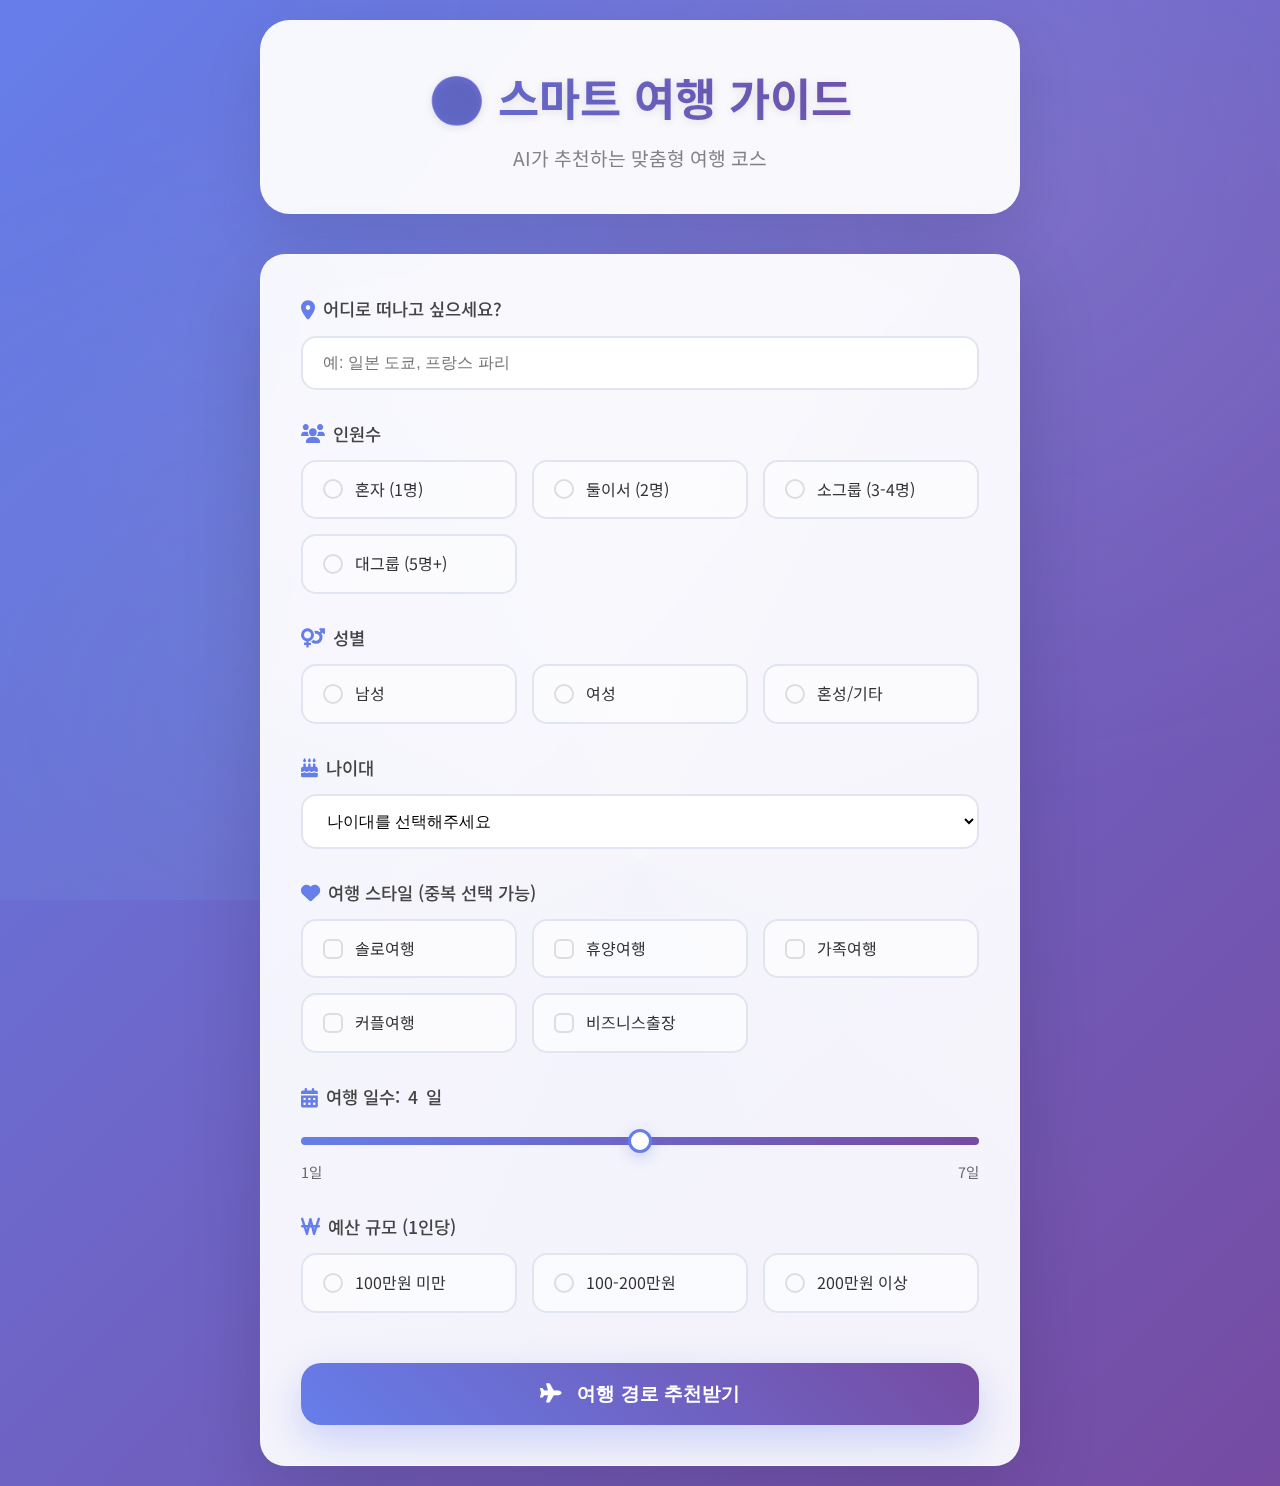
<file: index.html>
<!DOCTYPE html>
<html lang="ko">
<head>
    <meta charset="UTF-8">
    <meta name="viewport" content="width=device-width, initial-scale=1.0">
    <title>🌍 스마트 여행 가이드</title>
    <link rel="stylesheet" href="styles.css">
    <link href="https://fonts.googleapis.com/css2?family=Noto+Sans+KR:wght@300;400;500;700&display=swap" rel="stylesheet">
    <link rel="stylesheet" href="https://cdnjs.cloudflare.com/ajax/libs/font-awesome/6.0.0/css/all.min.css">
</head>
<body>
    <div class="container">
        <header class="header">
            <h1 class="title">🌍 스마트 여행 가이드</h1>
            <p class="subtitle">AI가 추천하는 맞춤형 여행 코스</p>
        </header>

        <main class="main-content">
            <form id="travelForm" class="travel-form">
                <!-- 여행지 입력 -->
                <div class="form-group">
                    <label for="destination" class="form-label">
                        <i class="fas fa-map-marker-alt"></i>
                        어디로 떠나고 싶으세요?
                    </label>
                    <input 
                        type="text" 
                        id="destination" 
                        name="destination" 
                        class="form-input" 
                        placeholder="예: 일본 도쿄, 프랑스 파리"
                        required
                    >
                </div>

                <!-- 인원수 선택 -->
                <div class="form-group">
                    <label class="form-label">
                        <i class="fas fa-users"></i>
                        인원수
                    </label>
                    <div class="radio-group">
                        <label class="radio-item">
                            <input type="radio" name="people" value="1" required>
                            <span class="radio-custom"></span>
                            혼자 (1명)
                        </label>
                        <label class="radio-item">
                            <input type="radio" name="people" value="2" required>
                            <span class="radio-custom"></span>
                            둘이서 (2명)
                        </label>
                        <label class="radio-item">
                            <input type="radio" name="people" value="3-4" required>
                            <span class="radio-custom"></span>
                            소그룹 (3-4명)
                        </label>
                        <label class="radio-item">
                            <input type="radio" name="people" value="5+" required>
                            <span class="radio-custom"></span>
                            대그룹 (5명+)
                        </label>
                    </div>
                </div>

                <!-- 성별 선택 -->
                <div class="form-group">
                    <label class="form-label">
                        <i class="fas fa-venus-mars"></i>
                        성별
                    </label>
                    <div class="radio-group">
                        <label class="radio-item">
                            <input type="radio" name="gender" value="남성" required>
                            <span class="radio-custom"></span>
                            남성
                        </label>
                        <label class="radio-item">
                            <input type="radio" name="gender" value="여성" required>
                            <span class="radio-custom"></span>
                            여성
                        </label>
                        <label class="radio-item">
                            <input type="radio" name="gender" value="혼성" required>
                            <span class="radio-custom"></span>
                            혼성/기타
                        </label>
                    </div>
                </div>

                <!-- 나이대 선택 -->
                <div class="form-group">
                    <label for="age" class="form-label">
                        <i class="fas fa-birthday-cake"></i>
                        나이대
                    </label>
                    <select id="age" name="age" class="form-select" required>
                        <option value="">나이대를 선택해주세요</option>
                        <option value="10대">10대</option>
                        <option value="20대">20대</option>
                        <option value="30대">30대</option>
                        <option value="40대">40대</option>
                        <option value="50대">50대</option>
                        <option value="60대 이상">60대 이상</option>
                    </select>
                </div>

                <!-- 여행 스타일 -->
                <div class="form-group">
                    <label class="form-label">
                        <i class="fas fa-heart"></i>
                        여행 스타일 (중복 선택 가능)
                    </label>
                    <div class="checkbox-group">
                        <label class="checkbox-item">
                            <input type="checkbox" name="style" value="솔로여행">
                            <span class="checkbox-custom"></span>
                            솔로여행
                        </label>
                        <label class="checkbox-item">
                            <input type="checkbox" name="style" value="휴양여행">
                            <span class="checkbox-custom"></span>
                            휴양여행
                        </label>
                        <label class="checkbox-item">
                            <input type="checkbox" name="style" value="가족여행">
                            <span class="checkbox-custom"></span>
                            가족여행
                        </label>
                        <label class="checkbox-item">
                            <input type="checkbox" name="style" value="커플여행">
                            <span class="checkbox-custom"></span>
                            커플여행
                        </label>
                        <label class="checkbox-item">
                            <input type="checkbox" name="style" value="비즈니스출장">
                            <span class="checkbox-custom"></span>
                            비즈니스출장
                        </label>
                    </div>
                </div>

                <!-- 여행 일수 -->
                <div class="form-group">
                    <label class="form-label">
                        <i class="fas fa-calendar-alt"></i>
                        여행 일수: <span id="daysValue">4</span>일
                    </label>
                    <div class="slider-container">
                        <input 
                            type="range" 
                            id="days" 
                            name="days" 
                            min="1" 
                            max="7" 
                            value="4" 
                            class="form-slider"
                        >
                        <div class="slider-labels">
                            <span>1일</span>
                            <span>7일</span>
                        </div>
                    </div>
                </div>

                <!-- 예산 규모 -->
                <div class="form-group">
                    <label class="form-label">
                        <i class="fas fa-won-sign"></i>
                        예산 규모 (1인당)
                    </label>
                    <div class="radio-group">
                        <label class="radio-item">
                            <input type="radio" name="budget" value="100만원 미만" required>
                            <span class="radio-custom"></span>
                            100만원 미만
                        </label>
                        <label class="radio-item">
                            <input type="radio" name="budget" value="100-200만원" required>
                            <span class="radio-custom"></span>
                            100-200만원
                        </label>
                        <label class="radio-item">
                            <input type="radio" name="budget" value="200만원 이상" required>
                            <span class="radio-custom"></span>
                            200만원 이상
                        </label>
                    </div>
                </div>

                <!-- 제출 버튼 -->
                <button type="submit" class="submit-btn">
                    <i class="fas fa-plane"></i>
                    여행 경로 추천받기
                </button>
            </form>

            <!-- 결과 출력 영역 -->
            <div id="result" class="result-section" style="display: none;">
                <div id="loading" class="loading">
                    <div class="spinner"></div>
                    <p>AI가 맞춤형 여행 코스를 생성하고 있습니다...</p>
                </div>
                <div id="recommendation" class="recommendation" style="display: none;">
                    <!-- AI 추천 결과가 여기에 표시됩니다 -->
                </div>
            </div>
        </main>
    </div>

    <script src="script.js"></script>
</body>
</html>
</file>
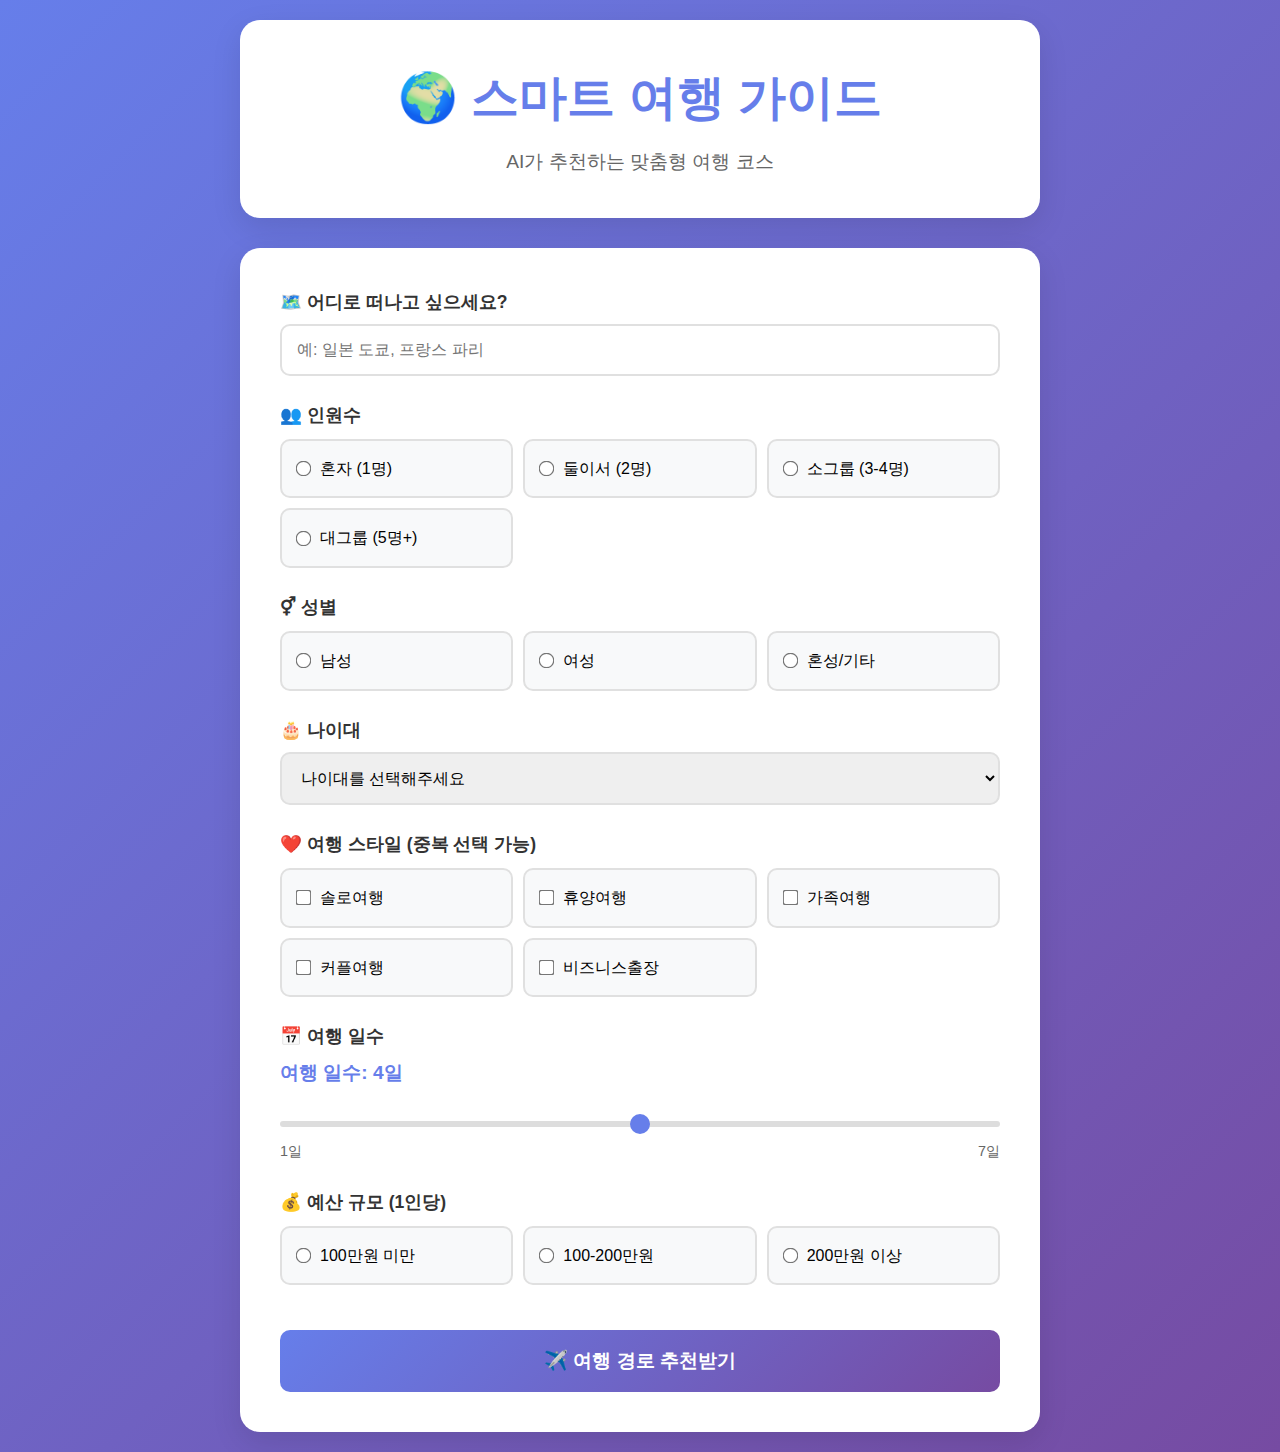
<file: simple_travel_guide.html>
<!DOCTYPE html>
<html lang="ko">
<head>
    <meta charset="UTF-8">
    <meta name="viewport" content="width=device-width, initial-scale=1.0">
    <title>🌍 스마트 여행 가이드</title>
    
    <style>
        * {
            margin: 0;
            padding: 0;
            box-sizing: border-box;
        }

        body {
            font-family: -apple-system, BlinkMacSystemFont, 'Segoe UI', Roboto, sans-serif;
            background: linear-gradient(135deg, #667eea 0%, #764ba2 100%);
            min-height: 100vh;
            padding: 20px;
            line-height: 1.6;
        }

        .container {
            max-width: 800px;
            margin: 0 auto;
        }

        .header {
            text-align: center;
            background: white;
            padding: 40px 20px;
            border-radius: 20px;
            margin-bottom: 30px;
            box-shadow: 0 10px 30px rgba(0,0,0,0.1);
        }

        .title {
            font-size: 3rem;
            color: #667eea;
            margin-bottom: 10px;
            font-weight: bold;
        }

        .subtitle {
            font-size: 1.2rem;
            color: #666;
        }

        .main-content {
            background: white;
            padding: 40px;
            border-radius: 20px;
            box-shadow: 0 10px 30px rgba(0,0,0,0.1);
        }

        .form-group {
            margin-bottom: 25px;
        }

        .form-label {
            display: block;
            font-size: 1.1rem;
            font-weight: 600;
            color: #333;
            margin-bottom: 8px;
        }

        .form-input, .form-select {
            width: 100%;
            padding: 15px;
            border: 2px solid #e0e0e0;
            border-radius: 10px;
            font-size: 1rem;
            transition: border-color 0.3s;
        }

        .form-input:focus, .form-select:focus {
            outline: none;
            border-color: #667eea;
        }

        .radio-group, .checkbox-group {
            display: grid;
            grid-template-columns: repeat(auto-fit, minmax(180px, 1fr));
            gap: 10px;
            margin-top: 10px;
        }

        .radio-item, .checkbox-item {
            background: #f8f9fa;
            padding: 15px;
            border-radius: 10px;
            border: 2px solid #e0e0e0;
            cursor: pointer;
            transition: all 0.3s;
            display: flex;
            align-items: center;
        }

        .radio-item:hover, .checkbox-item:hover {
            border-color: #667eea;
            background: #f0f2ff;
        }

        .radio-item input, .checkbox-item input {
            margin-right: 10px;
            transform: scale(1.2);
        }

        .slider-container {
            margin: 20px 0;
        }

        .form-slider {
            width: 100%;
            height: 6px;
            background: #ddd;
            border-radius: 5px;
            outline: none;
            -webkit-appearance: none;
        }

        .form-slider::-webkit-slider-thumb {
            -webkit-appearance: none;
            width: 20px;
            height: 20px;
            background: #667eea;
            border-radius: 50%;
            cursor: pointer;
        }

        .slider-labels {
            display: flex;
            justify-content: space-between;
            margin-top: 5px;
            font-size: 0.9rem;
            color: #666;
        }

        .days-display {
            font-size: 1.2rem;
            font-weight: bold;
            color: #667eea;
            margin-bottom: 10px;
        }

        .submit-btn {
            width: 100%;
            background: linear-gradient(135deg, #667eea, #764ba2);
            color: white;
            border: none;
            padding: 18px;
            border-radius: 10px;
            font-size: 1.2rem;
            font-weight: bold;
            cursor: pointer;
            margin-top: 20px;
            transition: transform 0.3s;
        }

        .submit-btn:hover {
            transform: translateY(-2px);
        }

        .result-section {
            margin-top: 30px;
            background: white;
            padding: 30px;
            border-radius: 20px;
            box-shadow: 0 10px 30px rgba(0,0,0,0.1);
            display: none;
        }

        .loading {
            text-align: center;
            padding: 40px;
        }

        .spinner {
            width: 50px;
            height: 50px;
            border: 4px solid #f3f3f3;
            border-top: 4px solid #667eea;
            border-radius: 50%;
            animation: spin 1s linear infinite;
            margin: 0 auto 20px;
        }

        @keyframes spin {
            0% { transform: rotate(0deg); }
            100% { transform: rotate(360deg); }
        }

        .recommendation-header {
            background: linear-gradient(135deg, #667eea, #764ba2);
            color: white;
            padding: 20px;
            border-radius: 15px;
            text-align: center;
            margin-bottom: 30px;
        }

        .recommendation-header h2 {
            margin-bottom: 15px;
            font-size: 1.5rem;
        }

        .trip-info {
            display: flex;
            justify-content: center;
            flex-wrap: wrap;
            gap: 10px;
        }

        .info-tag {
            background: rgba(255,255,255,0.2);
            padding: 5px 12px;
            border-radius: 15px;
            font-size: 0.9rem;
        }

        .day-plan {
            background: #f8f9fa;
            padding: 20px;
            border-radius: 15px;
            margin: 20px 0;
            border-left: 4px solid #667eea;
        }

        .day-plan h3 {
            color: #667eea;
            margin-bottom: 15px;
            font-size: 1.3rem;
        }

        .time-slot {
            display: flex;
            margin: 15px 0;
            gap: 15px;
        }

        .time {
            background: #667eea;
            color: white;
            padding: 8px 12px;
            border-radius: 8px;
            font-weight: bold;
            min-width: 70px;
            text-align: center;
            font-size: 0.9rem;
        }

        .activity {
            flex: 1;
        }

        .activity strong {
            color: #333;
            display: block;
            margin-bottom: 5px;
        }

        .activity p {
            color: #666;
            margin: 0;
        }

        .travel-tips {
            background: linear-gradient(135deg, #f6f9fc, #e9f4ff);
            padding: 20px;
            border-radius: 15px;
            margin-top: 30px;
            border: 1px solid #e0e6ff;
        }

        .travel-tips h3 {
            color: #667eea;
            margin-bottom: 15px;
        }

        .tips-list {
            list-style: none;
        }

        .tips-list li {
            padding: 8px 0;
            border-bottom: 1px solid rgba(102,126,234,0.1);
            position: relative;
            padding-left: 20px;
        }

        .tips-list li:before {
            content: "💡";
            position: absolute;
            left: 0;
        }

        .tips-list li:last-child {
            border-bottom: none;
        }

        @media (max-width: 768px) {
            .radio-group, .checkbox-group {
                grid-template-columns: 1fr;
            }
            
            .title {
                font-size: 2rem;
            }
            
            .main-content {
                padding: 20px;
            }
            
            .time-slot {
                flex-direction: column;
                gap: 8px;
            }
            
            .time {
                align-self: flex-start;
            }
        }
    </style>
</head>
<body>
    <div class="container">
        <header class="header">
            <h1 class="title">🌍 스마트 여행 가이드</h1>
            <p class="subtitle">AI가 추천하는 맞춤형 여행 코스</p>
        </header>

        <main class="main-content">
            <form id="travelForm">
                <div class="form-group">
                    <label class="form-label">🗺️ 어디로 떠나고 싶으세요?</label>
                    <input type="text" id="destination" name="destination" class="form-input" 
                           placeholder="예: 일본 도쿄, 프랑스 파리" required>
                </div>

                <div class="form-group">
                    <label class="form-label">👥 인원수</label>
                    <div class="radio-group">
                        <label class="radio-item">
                            <input type="radio" name="people" value="1" required>
                            혼자 (1명)
                        </label>
                        <label class="radio-item">
                            <input type="radio" name="people" value="2" required>
                            둘이서 (2명)
                        </label>
                        <label class="radio-item">
                            <input type="radio" name="people" value="3-4" required>
                            소그룹 (3-4명)
                        </label>
                        <label class="radio-item">
                            <input type="radio" name="people" value="5+" required>
                            대그룹 (5명+)
                        </label>
                    </div>
                </div>

                <div class="form-group">
                    <label class="form-label">⚥ 성별</label>
                    <div class="radio-group">
                        <label class="radio-item">
                            <input type="radio" name="gender" value="남성" required>
                            남성
                        </label>
                        <label class="radio-item">
                            <input type="radio" name="gender" value="여성" required>
                            여성
                        </label>
                        <label class="radio-item">
                            <input type="radio" name="gender" value="혼성" required>
                            혼성/기타
                        </label>
                    </div>
                </div>

                <div class="form-group">
                    <label class="form-label">🎂 나이대</label>
                    <select id="age" name="age" class="form-select" required>
                        <option value="">나이대를 선택해주세요</option>
                        <option value="10대">10대</option>
                        <option value="20대">20대</option>
                        <option value="30대">30대</option>
                        <option value="40대">40대</option>
                        <option value="50대">50대</option>
                        <option value="60대 이상">60대 이상</option>
                    </select>
                </div>

                <div class="form-group">
                    <label class="form-label">❤️ 여행 스타일 (중복 선택 가능)</label>
                    <div class="checkbox-group">
                        <label class="checkbox-item">
                            <input type="checkbox" name="style" value="솔로여행">
                            솔로여행
                        </label>
                        <label class="checkbox-item">
                            <input type="checkbox" name="style" value="휴양여행">
                            휴양여행
                        </label>
                        <label class="checkbox-item">
                            <input type="checkbox" name="style" value="가족여행">
                            가족여행
                        </label>
                        <label class="checkbox-item">
                            <input type="checkbox" name="style" value="커플여행">
                            커플여행
                        </label>
                        <label class="checkbox-item">
                            <input type="checkbox" name="style" value="비즈니스출장">
                            비즈니스출장
                        </label>
                    </div>
                </div>

                <div class="form-group">
                    <label class="form-label">📅 여행 일수</label>
                    <div class="days-display">여행 일수: <span id="daysValue">4</span>일</div>
                    <div class="slider-container">
                        <input type="range" id="days" name="days" min="1" max="7" value="4" class="form-slider">
                        <div class="slider-labels">
                            <span>1일</span>
                            <span>7일</span>
                        </div>
                    </div>
                </div>

                <div class="form-group">
                    <label class="form-label">💰 예산 규모 (1인당)</label>
                    <div class="radio-group">
                        <label class="radio-item">
                            <input type="radio" name="budget" value="100만원 미만" required>
                            100만원 미만
                        </label>
                        <label class="radio-item">
                            <input type="radio" name="budget" value="100-200만원" required>
                            100-200만원
                        </label>
                        <label class="radio-item">
                            <input type="radio" name="budget" value="200만원 이상" required>
                            200만원 이상
                        </label>
                    </div>
                </div>

                <button type="submit" class="submit-btn">
                    ✈️ 여행 경로 추천받기
                </button>
            </form>

            <div id="result" class="result-section">
                <div id="loading" class="loading">
                    <div class="spinner"></div>
                    <p>AI가 맞춤형 여행 코스를 생성하고 있습니다...</p>
                </div>
                <div id="recommendation" class="recommendation" style="display: none;">
                </div>
            </div>
        </main>
    </div>

    <script>
        const form = document.getElementById('travelForm');
        const resultSection = document.getElementById('result');
        const loadingDiv = document.getElementById('loading');
        const recommendationDiv = document.getElementById('recommendation');
        const daysSlider = document.getElementById('days');
        const daysValue = document.getElementById('daysValue');

        daysSlider.addEventListener('input', function() {
            daysValue.textContent = this.value;
        });

        form.addEventListener('submit', async function(e) {
            e.preventDefault();
            
            const formData = collectFormData();
            
            resultSection.style.display = 'block';
            loadingDiv.style.display = 'block';
            recommendationDiv.style.display = 'none';
            
            resultSection.scrollIntoView({ behavior: 'smooth' });
            
            try {
                const recommendation = await generateTravelRecommendation(formData);
                displayRecommendation(recommendation);
            } catch (error) {
                console.error('Error generating recommendation:', error);
                displayError();
            }
        });

        function collectFormData() {
            const formData = new FormData(form);
            const data = {};
            
            data.destination = formData.get('destination');
            data.people = formData.get('people');
            data.gender = formData.get('gender');
            data.age = formData.get('age');
            data.days = formData.get('days');
            data.budget = formData.get('budget');
            data.styles = formData.getAll('style');
            
            return data;
        }

        async function generateTravelRecommendation(data) {
            await new Promise(resolve => setTimeout(resolve, 2000 + Math.random() * 2000));
            
            const stylesText = data.styles.length > 0 ? data.styles.join(', ') : '일반 관광';
            const recommendation = generateDetailedRecommendation(data, stylesText);
            
            return recommendation;
        }

        function generateDetailedRecommendation(data, stylesText) {
            const destinations = getDestinationInfo(data.destination);
            const days = parseInt(data.days);
            
            let recommendation = `
                <div class="recommendation-header">
                    <h2>🌟 ${data.destination} ${days}일 맞춤 여행 코스</h2>
                    <div class="trip-info">
                        <span class="info-tag">👥 ${data.people}명</span>
                        <span class="info-tag">🎯 ${stylesText}</span>
                        <span class="info-tag">💰 ${data.budget}</span>
                        <span class="info-tag">👤 ${data.age} ${data.gender}</span>
                    </div>
                </div>
            `;
            
            for (let day = 1; day <= days; day++) {
                const dayPlan = generateDayPlan(day, data.destination, data.styles, data.budget, days);
                recommendation += `
                    <div class="day-plan">
                        <h3>Day ${day}</h3>
                        <div class="day-content">
                            ${dayPlan}
                        </div>
                    </div>
                `;
            }
            
            recommendation += generateTravelTips(data);
            
            return recommendation;
        }

        function getDestinationInfo(destination) {
            const lowerDest = destination.toLowerCase();
            
            if (lowerDest.includes('일본') || lowerDest.includes('도쿄') || lowerDest.includes('오사카')) {
                return {
                    country: '일본',
                    attractions: ['센소지 절', '도쿄 스카이트리', '시부야 크로싱', '아키하바라', '우에노 공원'],
                    foods: ['스시', '라멘', '야키토리', '타코야키', '온센 요리'],
                    culture: '일본 전통문화 체험'
                };
            } else if (lowerDest.includes('프랑스') || lowerDest.includes('파리')) {
                return {
                    country: '프랑스',
                    attractions: ['에펠탑', '루브르 박물관', '샹젤리제 거리', '몽마르트 언덕', '베르사유 궁전'],
                    foods: ['크루아상', '마카롱', '프랑스 와인', '치즈', '에스카르고'],
                    culture: '프랑스 예술과 문화'
                };
            } else if (lowerDest.includes('한국') || lowerDest.includes('서울') || lowerDest.includes('부산')) {
                return {
                    country: '한국',
                    attractions: ['경복궁', '명동', '강남', '부산 해운대', '제주도'],
                    foods: ['한식', '김치', '불고기', '비빔밥', '치킨'],
                    culture: '한국 전통문화'
                };
            } else {
                return {
                    country: destination,
                    attractions: ['주요 관광지', '역사적 명소', '자연 경관', '문화 체험지', '쇼핑 지역'],
                    foods: ['현지 특색 요리', '전통 음식', '거리 음식', '현지 별미'],
                    culture: '현지 문화 체험'
                };
            }
        }

        function generateDayPlan(day, destination, styles, budget, totalDays) {
            const destInfo = getDestinationInfo(destination);
            const attractions = destInfo.attractions;
            const foods = destInfo.foods;
            
            const budgetLevel = budget.includes('200만원 이상') ? 'premium' : 
                               budget.includes('100-200만원') ? 'standard' : 'budget';
            
            let plan = '';
            
            if (day === 1) {
                plan = `
                    <div class="time-slot">
                        <div class="time">09:00</div>
                        <div class="activity">
                            <strong>공항 도착 및 호텔 체크인</strong>
                            <p>현지 교통카드 구매, 환전 및 기본 정보 확인</p>
                        </div>
                    </div>
                    <div class="time-slot">
                        <div class="time">12:00</div>
                        <div class="activity">
                            <strong>현지 전통 음식 체험</strong>
                            <p>${foods[0]}을 맛볼 수 있는 현지 맛집 방문</p>
                        </div>
                    </div>
                    <div class="time-slot">
                        <div class="time">14:00</div>
                        <div class="activity">
                            <strong>${attractions[0]} 방문</strong>
                            <p>첫날은 가벼운 관광지 둘러보기와 현지 분위기 적응</p>
                        </div>
                    </div>
                    <div class="time-slot">
                        <div class="time">18:00</div>
                        <div class="activity">
                            <strong>저녁 식사 및 현지 거리 탐방</strong>
                            <p>현지 음식 문화 체험과 쇼핑 지역 구경</p>
                        </div>
                    </div>
                `;
            } else if (day === totalDays) {
                plan = `
                    <div class="time-slot">
                        <div class="time">09:00</div>
                        <div class="activity">
                            <strong>마지막 쇼핑 및 기념품 구매</strong>
                            <p>여행 기념품과 현지 특산품 구매</p>
                        </div>
                    </div>
                    <div class="time-slot">
                        <div class="time">12:00</div>
                        <div class="activity">
                            <strong>마지막 현지 음식 체험</strong>
                            <p>${foods[Math.floor(Math.random() * foods.length)]} 마지막 맛보기</p>
                        </div>
                    </div>
                    <div class="time-slot">
                        <div class="time">15:00</div>
                        <div class="activity">
                            <strong>공항 이동 및 출국 준비</strong>
                            <p>체크아웃, 공항 이동, 면세점 쇼핑</p>
                        </div>
                    </div>
                `;
            } else {
                const attraction1 = attractions[day % attractions.length];
                const attraction2 = attractions[(day + 1) % attractions.length];
                const food = foods[day % foods.length];
                
                plan = `
                    <div class="time-slot">
                        <div class="time">09:00</div>
                        <div class="activity">
                            <strong>${attraction1} 관광</strong>
                            <p>현지 가이드 투어 또는 자유 관광 (${budgetLevel === 'premium' ? '프라이빗 가이드' : '자유 관광'})</p>
                        </div>
                    </div>
                    <div class="time-slot">
                        <div class="time">12:30</div>
                        <div class="activity">
                            <strong>점심식사</strong>
                            <p>${food} 전문점에서 현지 음식 체험</p>
                        </div>
                    </div>
                    <div class="time-slot">
                        <div class="time">14:30</div>
                        <div class="activity">
                            <strong>${attraction2} 탐방</strong>
                            <p>${styles.includes('휴양여행') ? '여유로운 휴식과 관광' : 
                                 styles.includes('커플여행') ? '로맨틱한 스팟 방문' :
                                 styles.includes('가족여행') ? '가족 친화적 활동' : '문화 체험 활동'}</p>
                        </div>
                    </div>
                    <div class="time-slot">
                        <div class="time">18:00</div>
                        <div class="activity">
                            <strong>저녁 활동</strong>
                            <p>${budgetLevel === 'premium' ? '고급 레스토랑에서 저녁식사' : 
                                 budgetLevel === 'standard' ? '현지 인기 맛집 방문' : '현지 길거리 음식 체험'}</p>
                        </div>
                    </div>
                `;
            }
            
            return plan;
        }

        function generateTravelTips(data) {
            const tips = [
                "현지 교통카드를 미리 구매하면 이동비를 절약할 수 있습니다",
                "현지 언어로 기본 인사말을 배워가면 더 친근한 여행이 됩니다",
                "여행자 보험은 필수! 안전한 여행을 위해 꼭 가입하세요",
                "현지 날씨를 확인하고 적절한 옷차림을 준비하세요",
                "중요한 서류들은 복사본을 따로 보관하세요"
            ];
            
            const budgetTips = {
                "100만원 미만": [
                    "호스텔이나 게스트하우스를 이용하면 숙박비를 절약할 수 있습니다",
                    "현지 대중교통과 도보를 활용해 이동비를 줄이세요",
                    "현지 마트에서 간단한 식료품을 구매해 식비를 절약하세요"
                ],
                "100-200만원": [
                    "중급 호텔과 현지 맛집을 적절히 조합하세요",
                    "일부 관광지는 패키지 투어를, 일부는 자유 관광을 선택하세요",
                    "기념품은 현지 전통시장에서 구매하면 더 저렴합니다"
                ],
                "200만원 이상": [
                    "고급 호텔과 미슐린 레스토랑을 경험해보세요",
                    "프라이빗 가이드 투어로 더 깊이 있는 여행을 즐기세요",
                    "현지 럭셔리 쇼핑몰에서 특별한 기념품을 구매해보세요"
                ]
            };
            
            let tipsHtml = `
                <div class="travel-tips">
                    <h3>💡 여행 꿀팁</h3>
                    <ul class="tips-list">
            `;
            
            for (let i = 0; i < 3; i++) {
                tipsHtml += `<li>${tips[Math.floor(Math.random() * tips.length)]}</li>`;
            }
            
            const budgetSpecificTips = budgetTips[data.budget] || budgetTips["100-200만원"];
            budgetSpecificTips.forEach(tip => {
                tipsHtml += `<li>${tip}</li>`;
            });
            
            tipsHtml += `
                    </ul>
                </div>
            `;
            
            return tipsHtml;
        }

        function displayRecommendation(recommendation) {
            loadingDiv.style.display = 'none';
            recommendationDiv.style.display = 'block';
            recommendationDiv.innerHTML = recommendation;
            
            recommendationDiv.style.opacity = '0';
            recommendationDiv.style.transform = 'translateY(20px)';
            
            setTimeout(() => {
                recommendationDiv.style.transition = 'all 0.6s ease';
                recommendationDiv.style.opacity = '1';
                recommendationDiv.style.transform = 'translateY(0)';
            }, 100);
        }

        function displayError() {
            loadingDiv.style.display = 'none';
            recommendationDiv.style.display = 'block';
            recommendationDiv.innerHTML = `
                <div style="text-align: center; padding: 40px 20px;">
                    <h3 style="color: #e74c3c; margin-bottom: 15px;">❌ 오류가 발생했습니다</h3>
                    <p>여행 추천을 생성하는 중 문제가 발생했습니다. 잠시 후 다시 시도해주세요.</p>
                    <button onclick="location.reload()" style="background: #667eea; color: white; border: none; padding: 12px 24px; border-radius: 10px; cursor: pointer; margin-top: 15px;">다시 시도</button>
                </div>
            `;
        }
    </script>
</body>
</html>
</file>
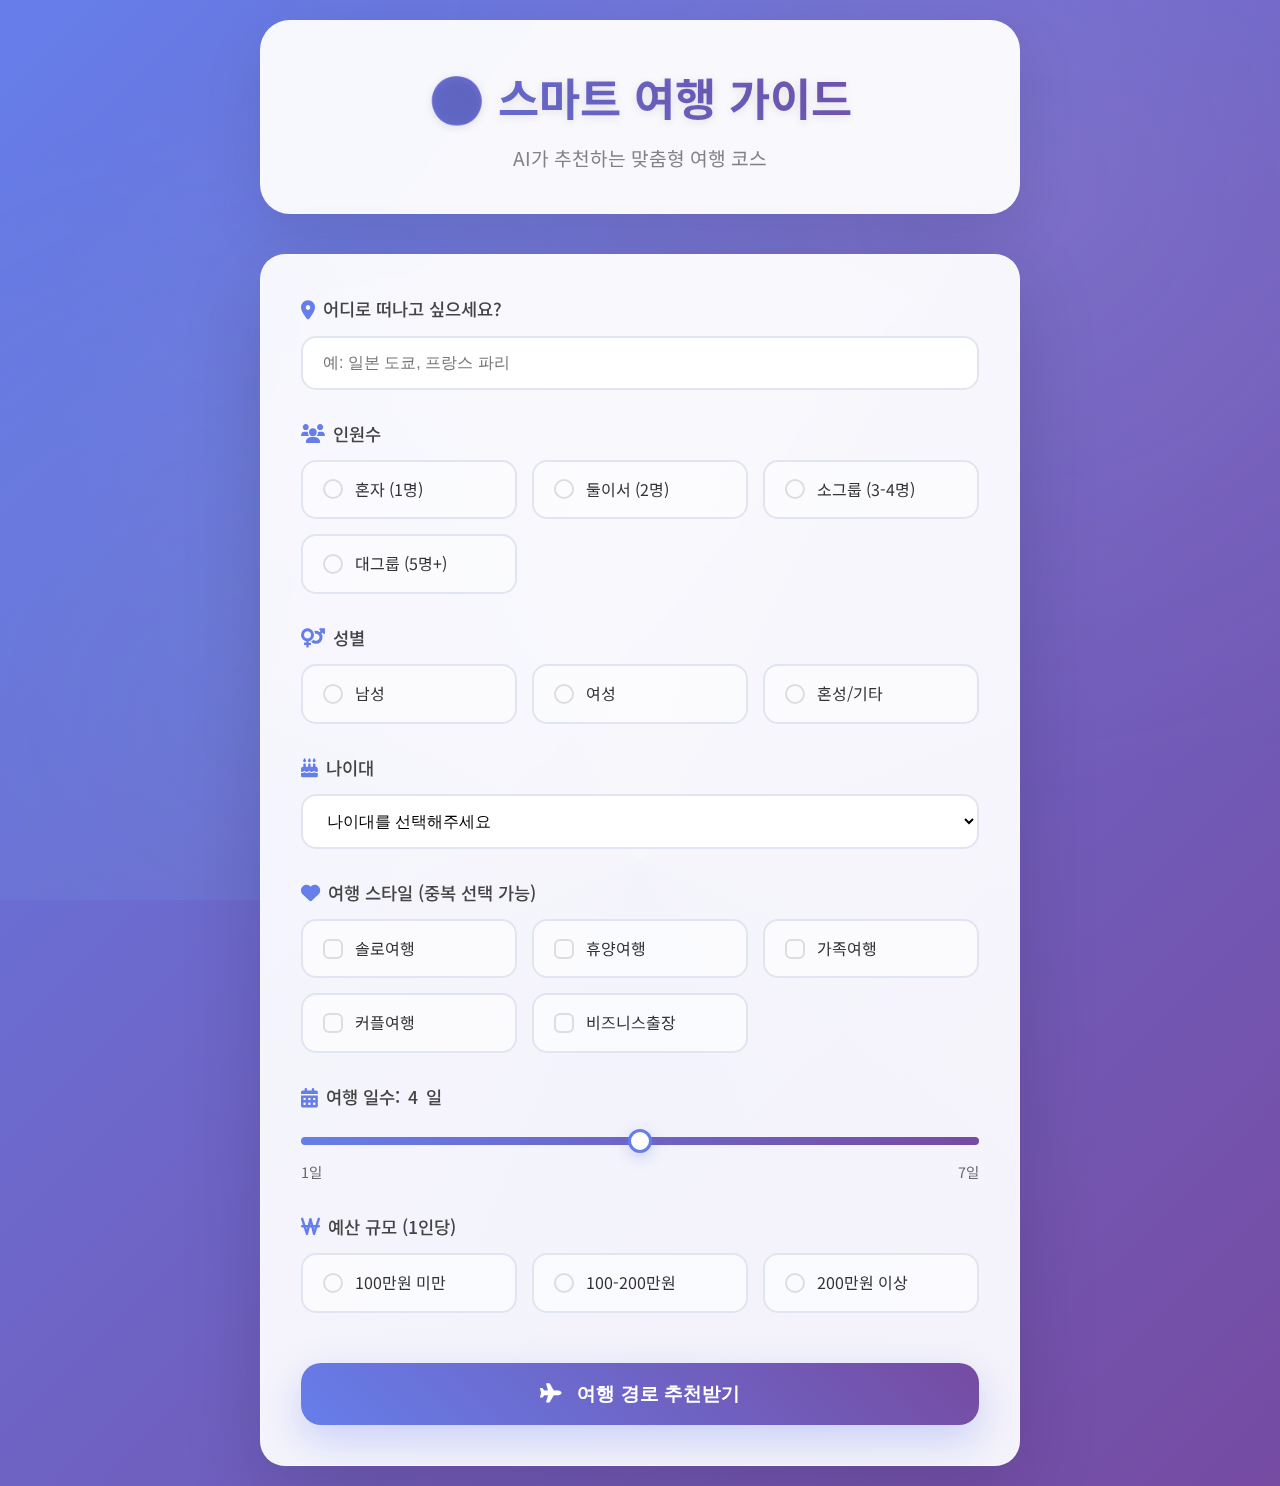
<file: travel_guide.html>
<!DOCTYPE html>
<html lang="ko">
<head>
    <meta charset="UTF-8">
    <meta name="viewport" content="width=device-width, initial-scale=1.0">
    <title>🌍 스마트 여행 가이드</title>
    <link href="https://fonts.googleapis.com/css2?family=Noto+Sans+KR:wght@300;400;500;700&display=swap" rel="stylesheet">
    <link rel="stylesheet" href="https://cdnjs.cloudflare.com/ajax/libs/font-awesome/6.0.0/css/all.min.css">
    
    <style>
        /* 전체 스타일 초기화 및 기본 설정 */
        * {
            margin: 0;
            padding: 0;
            box-sizing: border-box;
        }

        body {
            font-family: 'Noto Sans KR', sans-serif;
            background: linear-gradient(135deg, #667eea 0%, #764ba2 100%);
            min-height: 100vh;
            line-height: 1.6;
            color: #333;
            overflow-x: hidden;
        }

        /* 배경 애니메이션 효과 */
        body::before {
            content: '';
            position: fixed;
            top: 0;
            left: 0;
            width: 100%;
            height: 100%;
            background: 
                radial-gradient(circle at 20% 80%, rgba(120, 229, 255, 0.1) 0%, transparent 50%),
                radial-gradient(circle at 80% 20%, rgba(255, 182, 193, 0.1) 0%, transparent 50%),
                radial-gradient(circle at 40% 40%, rgba(255, 255, 255, 0.05) 0%, transparent 50%);
            pointer-events: none;
            z-index: -1;
            animation: float 20s ease-in-out infinite;
        }

        @keyframes float {
            0%, 100% { transform: translateY(0px) rotate(0deg); }
            50% { transform: translateY(-20px) rotate(1deg); }
        }

        /* 컨테이너 */
        .container {
            max-width: 800px;
            margin: 0 auto;
            padding: 20px;
            min-height: 100vh;
            position: relative;
            z-index: 1;
        }

        /* 헤더 스타일 */
        .header {
            text-align: center;
            margin-bottom: 40px;
            padding: 40px 20px;
            background: rgba(255, 255, 255, 0.95);
            backdrop-filter: blur(10px);
            border-radius: 30px;
            box-shadow: 0 20px 60px rgba(0, 0, 0, 0.1);
            border: 1px solid rgba(255, 255, 255, 0.2);
        }

        .title {
            font-size: 2.8rem;
            font-weight: 700;
            background: linear-gradient(45deg, #667eea, #764ba2);
            -webkit-background-clip: text;
            -webkit-text-fill-color: transparent;
            background-clip: text;
            margin-bottom: 10px;
            text-shadow: 0 2px 10px rgba(0, 0, 0, 0.1);
        }

        .subtitle {
            font-size: 1.2rem;
            color: #666;
            font-weight: 400;
            opacity: 0.8;
        }

        /* 메인 콘텐츠 */
        .main-content {
            background: rgba(255, 255, 255, 0.95);
            backdrop-filter: blur(15px);
            padding: 40px;
            border-radius: 25px;
            box-shadow: 0 25px 80px rgba(0, 0, 0, 0.15);
            border: 1px solid rgba(255, 255, 255, 0.3);
            position: relative;
            overflow: hidden;
        }

        .main-content::before {
            content: '';
            position: absolute;
            top: -50%;
            left: -50%;
            width: 200%;
            height: 200%;
            background: conic-gradient(from 0deg, transparent, rgba(102, 126, 234, 0.03), transparent);
            animation: rotate 30s linear infinite;
            pointer-events: none;
        }

        @keyframes rotate {
            from { transform: rotate(0deg); }
            to { transform: rotate(360deg); }
        }

        /* 폼 스타일 */
        .travel-form {
            position: relative;
            z-index: 2;
        }

        .form-group {
            margin-bottom: 30px;
        }

        .form-label {
            display: flex;
            align-items: center;
            font-size: 1.1rem;
            font-weight: 500;
            color: #444;
            margin-bottom: 12px;
            gap: 8px;
        }

        .form-label i {
            color: #667eea;
            font-size: 1.2rem;
        }

        /* 텍스트 입력 */
        .form-input {
            width: 100%;
            padding: 16px 20px;
            border: 2px solid #e1e5f2;
            border-radius: 15px;
            font-size: 1rem;
            transition: all 0.3s ease;
            background: rgba(255, 255, 255, 0.8);
            backdrop-filter: blur(5px);
        }

        .form-input:focus {
            outline: none;
            border-color: #667eea;
            transform: translateY(-2px);
            box-shadow: 0 10px 30px rgba(102, 126, 234, 0.2);
        }

        /* 셀렉트 박스 */
        .form-select {
            width: 100%;
            padding: 16px 20px;
            border: 2px solid #e1e5f2;
            border-radius: 15px;
            font-size: 1rem;
            background: rgba(255, 255, 255, 0.8);
            backdrop-filter: blur(5px);
            cursor: pointer;
            transition: all 0.3s ease;
        }

        .form-select:focus {
            outline: none;
            border-color: #667eea;
            box-shadow: 0 5px 20px rgba(102, 126, 234, 0.15);
        }

        /* 라디오 버튼 그룹 */
        .radio-group {
            display: grid;
            grid-template-columns: repeat(auto-fit, minmax(200px, 1fr));
            gap: 15px;
        }

        .radio-item {
            display: flex;
            align-items: center;
            padding: 15px 20px;
            background: rgba(255, 255, 255, 0.6);
            border: 2px solid #e1e5f2;
            border-radius: 15px;
            cursor: pointer;
            transition: all 0.3s ease;
            position: relative;
            overflow: hidden;
        }

        .radio-item::before {
            content: '';
            position: absolute;
            top: 0;
            left: -100%;
            width: 100%;
            height: 100%;
            background: linear-gradient(90deg, transparent, rgba(102, 126, 234, 0.1), transparent);
            transition: left 0.5s ease;
        }

        .radio-item:hover {
            transform: translateY(-3px);
            border-color: #667eea;
            box-shadow: 0 8px 25px rgba(102, 126, 234, 0.15);
        }

        .radio-item:hover::before {
            left: 100%;
        }

        .radio-item input[type="radio"] {
            display: none;
        }

        .radio-custom {
            width: 20px;
            height: 20px;
            border: 2px solid #ddd;
            border-radius: 50%;
            margin-right: 12px;
            position: relative;
            transition: all 0.3s ease;
        }

        .radio-custom::after {
            content: '';
            position: absolute;
            top: 50%;
            left: 50%;
            width: 10px;
            height: 10px;
            background: #667eea;
            border-radius: 50%;
            transform: translate(-50%, -50%) scale(0);
            transition: transform 0.3s ease;
        }

        .radio-item input[type="radio"]:checked + .radio-custom {
            border-color: #667eea;
        }

        .radio-item input[type="radio"]:checked + .radio-custom::after {
            transform: translate(-50%, -50%) scale(1);
        }

        .radio-item input[type="radio"]:checked ~ span {
            color: #667eea;
            font-weight: 500;
        }

        /* 체크박스 그룹 */
        .checkbox-group {
            display: grid;
            grid-template-columns: repeat(auto-fit, minmax(200px, 1fr));
            gap: 15px;
        }

        .checkbox-item {
            display: flex;
            align-items: center;
            padding: 15px 20px;
            background: rgba(255, 255, 255, 0.6);
            border: 2px solid #e1e5f2;
            border-radius: 15px;
            cursor: pointer;
            transition: all 0.3s ease;
            position: relative;
            overflow: hidden;
        }

        .checkbox-item::before {
            content: '';
            position: absolute;
            top: 0;
            left: -100%;
            width: 100%;
            height: 100%;
            background: linear-gradient(90deg, transparent, rgba(102, 126, 234, 0.1), transparent);
            transition: left 0.5s ease;
        }

        .checkbox-item:hover {
            transform: translateY(-3px);
            border-color: #667eea;
            box-shadow: 0 8px 25px rgba(102, 126, 234, 0.15);
        }

        .checkbox-item:hover::before {
            left: 100%;
        }

        .checkbox-item input[type="checkbox"] {
            display: none;
        }

        .checkbox-custom {
            width: 20px;
            height: 20px;
            border: 2px solid #ddd;
            border-radius: 6px;
            margin-right: 12px;
            position: relative;
            transition: all 0.3s ease;
        }

        .checkbox-custom::after {
            content: '✓';
            position: absolute;
            top: 50%;
            left: 50%;
            transform: translate(-50%, -50%) scale(0);
            color: white;
            font-size: 12px;
            font-weight: bold;
            transition: transform 0.3s ease;
        }

        .checkbox-item input[type="checkbox"]:checked + .checkbox-custom {
            background: #667eea;
            border-color: #667eea;
        }

        .checkbox-item input[type="checkbox"]:checked + .checkbox-custom::after {
            transform: translate(-50%, -50%) scale(1);
        }

        /* 슬라이더 */
        .slider-container {
            position: relative;
            margin: 15px 0;
        }

        .form-slider {
            width: 100%;
            height: 8px;
            border-radius: 5px;
            background: linear-gradient(to right, #667eea, #764ba2);
            outline: none;
            appearance: none;
            cursor: pointer;
        }

        .form-slider::-webkit-slider-thumb {
            appearance: none;
            width: 24px;
            height: 24px;
            border-radius: 50%;
            background: white;
            border: 3px solid #667eea;
            cursor: pointer;
            box-shadow: 0 4px 15px rgba(102, 126, 234, 0.3);
            transition: all 0.3s ease;
        }

        .form-slider::-webkit-slider-thumb:hover {
            transform: scale(1.2);
            box-shadow: 0 6px 20px rgba(102, 126, 234, 0.4);
        }

        .slider-labels {
            display: flex;
            justify-content: space-between;
            margin-top: 8px;
            font-size: 0.9rem;
            color: #666;
        }

        /* 제출 버튼 */
        .submit-btn {
            width: 100%;
            padding: 18px 30px;
            background: linear-gradient(45deg, #667eea, #764ba2);
            color: white;
            border: none;
            border-radius: 20px;
            font-size: 1.2rem;
            font-weight: 600;
            cursor: pointer;
            transition: all 0.3s ease;
            box-shadow: 0 15px 40px rgba(102, 126, 234, 0.3);
            position: relative;
            overflow: hidden;
            margin-top: 20px;
        }

        .submit-btn::before {
            content: '';
            position: absolute;
            top: 0;
            left: -100%;
            width: 100%;
            height: 100%;
            background: linear-gradient(90deg, transparent, rgba(255, 255, 255, 0.2), transparent);
            transition: left 0.6s ease;
        }

        .submit-btn:hover {
            transform: translateY(-3px);
            box-shadow: 0 20px 50px rgba(102, 126, 234, 0.4);
        }

        .submit-btn:hover::before {
            left: 100%;
        }

        .submit-btn:active {
            transform: translateY(-1px);
        }

        .submit-btn i {
            margin-right: 10px;
        }

        /* 결과 섹션 */
        .result-section {
            margin-top: 40px;
            padding: 30px;
            background: rgba(255, 255, 255, 0.8);
            backdrop-filter: blur(10px);
            border-radius: 20px;
            border: 1px solid rgba(255, 255, 255, 0.3);
        }

        /* 로딩 스피너 */
        .loading {
            text-align: center;
            padding: 40px 20px;
        }

        .spinner {
            width: 50px;
            height: 50px;
            border: 4px solid #f3f3f3;
            border-top: 4px solid #667eea;
            border-radius: 50%;
            animation: spin 1s linear infinite;
            margin: 0 auto 20px;
        }

        @keyframes spin {
            0% { transform: rotate(0deg); }
            100% { transform: rotate(360deg); }
        }

        .loading p {
            color: #666;
            font-size: 1.1rem;
            font-weight: 500;
        }

        /* 추천 결과 */
        .recommendation {
            line-height: 1.8;
            color: #444;
        }

        .recommendation h3 {
            color: #667eea;
            margin: 25px 0 15px 0;
            font-size: 1.3rem;
            display: flex;
            align-items: center;
            gap: 10px;
        }

        .recommendation h3::before {
            content: '📍';
            font-size: 1.2rem;
        }

        .recommendation ul {
            margin: 15px 0;
            padding-left: 20px;
        }

        .recommendation li {
            margin: 8px 0;
            position: relative;
        }

        .recommendation li::marker {
            color: #667eea;
        }

        /* 결과 스타일링 */
        .recommendation-header {
            text-align: center;
            margin-bottom: 30px;
            padding: 20px;
            background: linear-gradient(45deg, #667eea, #764ba2);
            color: white;
            border-radius: 15px;
        }
        
        .recommendation-header h2 {
            margin-bottom: 15px;
            font-size: 1.5rem;
        }
        
        .trip-info {
            display: flex;
            justify-content: center;
            flex-wrap: wrap;
            gap: 10px;
        }
        
        .info-tag {
            background: rgba(255, 255, 255, 0.2);
            padding: 5px 12px;
            border-radius: 20px;
            font-size: 0.9rem;
            backdrop-filter: blur(5px);
        }
        
        .day-plan {
            margin: 25px 0;
            padding: 20px;
            background: rgba(255, 255, 255, 0.5);
            border-radius: 15px;
            border-left: 4px solid #667eea;
        }
        
        .day-plan h3 {
            color: #667eea;
            margin-bottom: 15px;
            font-size: 1.3rem;
        }
        
        .time-slot {
            display: flex;
            margin: 15px 0;
            align-items: flex-start;
            gap: 15px;
        }
        
        .time {
            background: #667eea;
            color: white;
            padding: 8px 12px;
            border-radius: 8px;
            font-weight: 500;
            min-width: 70px;
            text-align: center;
            font-size: 0.9rem;
        }
        
        .activity {
            flex: 1;
        }
        
        .activity strong {
            color: #444;
            display: block;
            margin-bottom: 5px;
        }
        
        .activity p {
            color: #666;
            font-size: 0.95rem;
            margin: 0;
        }
        
        .travel-tips {
            margin-top: 30px;
            padding: 20px;
            background: linear-gradient(135deg, #f6f9fc 0%, #e9f4ff 100%);
            border-radius: 15px;
            border: 1px solid #e1e5f2;
        }
        
        .travel-tips h3 {
            color: #667eea;
            margin-bottom: 15px;
        }
        
        .tips-list {
            list-style: none;
            padding: 0;
        }
        
        .tips-list li {
            padding: 10px 0;
            border-bottom: 1px solid rgba(102, 126, 234, 0.1);
            position: relative;
            padding-left: 25px;
        }
        
        .tips-list li::before {
            content: '💡';
            position: absolute;
            left: 0;
            top: 10px;
        }
        
        .tips-list li:last-child {
            border-bottom: none;
        }

        /* 모바일 반응형 */
        @media (max-width: 768px) {
            .container {
                padding: 15px;
            }
            
            .title {
                font-size: 2.2rem;
            }
            
            .subtitle {
                font-size: 1rem;
            }
            
            .main-content {
                padding: 25px;
                border-radius: 20px;
            }
            
            .header {
                padding: 30px 15px;
                border-radius: 20px;
            }
            
            .radio-group,
            .checkbox-group {
                grid-template-columns: 1fr;
            }
            
            .radio-item,
            .checkbox-item {
                padding: 12px 15px;
            }
            
            .form-input,
            .form-select {
                padding: 14px 16px;
            }
            
            .submit-btn {
                padding: 16px 25px;
                font-size: 1.1rem;
            }

            .trip-info {
                justify-content: center;
            }
            
            .info-tag {
                font-size: 0.8rem;
                padding: 4px 8px;
            }
            
            .time-slot {
                flex-direction: column;
                gap: 8px;
            }
            
            .time {
                align-self: flex-start;
                min-width: auto;
            }
        }

        @media (max-width: 480px) {
            .title {
                font-size: 1.8rem;
            }
            
            .main-content {
                padding: 20px;
            }
            
            .form-label {
                font-size: 1rem;
            }
            
            .radio-item,
            .checkbox-item {
                padding: 10px 12px;
                font-size: 0.9rem;
            }
        }
    </style>
</head>
<body>
    <div class="container">
        <header class="header">
            <h1 class="title">🌍 스마트 여행 가이드</h1>
            <p class="subtitle">AI가 추천하는 맞춤형 여행 코스</p>
        </header>

        <main class="main-content">
            <form id="travelForm" class="travel-form">
                <!-- 여행지 입력 -->
                <div class="form-group">
                    <label for="destination" class="form-label">
                        <i class="fas fa-map-marker-alt"></i>
                        어디로 떠나고 싶으세요?
                    </label>
                    <input 
                        type="text" 
                        id="destination" 
                        name="destination" 
                        class="form-input" 
                        placeholder="예: 일본 도쿄, 프랑스 파리"
                        required
                    >
                </div>

                <!-- 인원수 선택 -->
                <div class="form-group">
                    <label class="form-label">
                        <i class="fas fa-users"></i>
                        인원수
                    </label>
                    <div class="radio-group">
                        <label class="radio-item">
                            <input type="radio" name="people" value="1" required>
                            <span class="radio-custom"></span>
                            혼자 (1명)
                        </label>
                        <label class="radio-item">
                            <input type="radio" name="people" value="2" required>
                            <span class="radio-custom"></span>
                            둘이서 (2명)
                        </label>
                        <label class="radio-item">
                            <input type="radio" name="people" value="3-4" required>
                            <span class="radio-custom"></span>
                            소그룹 (3-4명)
                        </label>
                        <label class="radio-item">
                            <input type="radio" name="people" value="5+" required>
                            <span class="radio-custom"></span>
                            대그룹 (5명+)
                        </label>
                    </div>
                </div>

                <!-- 성별 선택 -->
                <div class="form-group">
                    <label class="form-label">
                        <i class="fas fa-venus-mars"></i>
                        성별
                    </label>
                    <div class="radio-group">
                        <label class="radio-item">
                            <input type="radio" name="gender" value="남성" required>
                            <span class="radio-custom"></span>
                            남성
                        </label>
                        <label class="radio-item">
                            <input type="radio" name="gender" value="여성" required>
                            <span class="radio-custom"></span>
                            여성
                        </label>
                        <label class="radio-item">
                            <input type="radio" name="gender" value="혼성" required>
                            <span class="radio-custom"></span>
                            혼성/기타
                        </label>
                    </div>
                </div>

                <!-- 나이대 선택 -->
                <div class="form-group">
                    <label for="age" class="form-label">
                        <i class="fas fa-birthday-cake"></i>
                        나이대
                    </label>
                    <select id="age" name="age" class="form-select" required>
                        <option value="">나이대를 선택해주세요</option>
                        <option value="10대">10대</option>
                        <option value="20대">20대</option>
                        <option value="30대">30대</option>
                        <option value="40대">40대</option>
                        <option value="50대">50대</option>
                        <option value="60대 이상">60대 이상</option>
                    </select>
                </div>

                <!-- 여행 스타일 -->
                <div class="form-group">
                    <label class="form-label">
                        <i class="fas fa-heart"></i>
                        여행 스타일 (중복 선택 가능)
                    </label>
                    <div class="checkbox-group">
                        <label class="checkbox-item">
                            <input type="checkbox" name="style" value="솔로여행">
                            <span class="checkbox-custom"></span>
                            솔로여행
                        </label>
                        <label class="checkbox-item">
                            <input type="checkbox" name="style" value="휴양여행">
                            <span class="checkbox-custom"></span>
                            휴양여행
                        </label>
                        <label class="checkbox-item">
                            <input type="checkbox" name="style" value="가족여행">
                            <span class="checkbox-custom"></span>
                            가족여행
                        </label>
                        <label class="checkbox-item">
                            <input type="checkbox" name="style" value="커플여행">
                            <span class="checkbox-custom"></span>
                            커플여행
                        </label>
                        <label class="checkbox-item">
                            <input type="checkbox" name="style" value="비즈니스출장">
                            <span class="checkbox-custom"></span>
                            비즈니스출장
                        </label>
                    </div>
                </div>

                <!-- 여행 일수 -->
                <div class="form-group">
                    <label class="form-label">
                        <i class="fas fa-calendar-alt"></i>
                        여행 일수: <span id="daysValue">4</span>일
                    </label>
                    <div class="slider-container">
                        <input 
                            type="range" 
                            id="days" 
                            name="days" 
                            min="1" 
                            max="7" 
                            value="4" 
                            class="form-slider"
                        >
                        <div class="slider-labels">
                            <span>1일</span>
                            <span>7일</span>
                        </div>
                    </div>
                </div>

                <!-- 예산 규모 -->
                <div class="form-group">
                    <label class="form-label">
                        <i class="fas fa-won-sign"></i>
                        예산 규모 (1인당)
                    </label>
                    <div class="radio-group">
                        <label class="radio-item">
                            <input type="radio" name="budget" value="100만원 미만" required>
                            <span class="radio-custom"></span>
                            100만원 미만
                        </label>
                        <label class="radio-item">
                            <input type="radio" name="budget" value="100-200만원" required>
                            <span class="radio-custom"></span>
                            100-200만원
                        </label>
                        <label class="radio-item">
                            <input type="radio" name="budget" value="200만원 이상" required>
                            <span class="radio-custom"></span>
                            200만원 이상
                        </label>
                    </div>
                </div>

                <!-- 제출 버튼 -->
                <button type="submit" class="submit-btn">
                    <i class="fas fa-plane"></i>
                    여행 경로 추천받기
                </button>
            </form>

            <!-- 결과 출력 영역 -->
            <div id="result" class="result-section" style="display: none;">
                <div id="loading" class="loading">
                    <div class="spinner"></div>
                    <p>AI가 맞춤형 여행 코스를 생성하고 있습니다...</p>
                </div>
                <div id="recommendation" class="recommendation" style="display: none;">
                    <!-- AI 추천 결과가 여기에 표시됩니다 -->
                </div>
            </div>
        </main>
    </div>

    <script>
        // DOM 요소들
        const form = document.getElementById('travelForm');
        const resultSection = document.getElementById('result');
        const loadingDiv = document.getElementById('loading');
        const recommendationDiv = document.getElementById('recommendation');
        const daysSlider = document.getElementById('days');
        const daysValue = document.getElementById('daysValue');

        // 슬라이더 값 업데이트
        daysSlider.addEventListener('input', function() {
            daysValue.textContent = this.value;
        });

        // 폼 제출 이벤트
        form.addEventListener('submit', async function(e) {
            e.preventDefault();
            
            // 입력값 수집
            const formData = collectFormData();
            
            // 결과 섹션 표시
            resultSection.style.display = 'block';
            loadingDiv.style.display = 'block';
            recommendationDiv.style.display = 'none';
            
            // 페이지 스크롤
            resultSection.scrollIntoView({ behavior: 'smooth' });
            
            try {
                // AI 추천 생성 (시뮬레이션)
                const recommendation = await generateTravelRecommendation(formData);
                
                // 결과 표시
                displayRecommendation(recommendation);
                
            } catch (error) {
                console.error('Error generating recommendation:', error);
                displayError();
            }
        });

        // 폼 데이터 수집
        function collectFormData() {
            const formData = new FormData(form);
            const data = {};
            
            // 기본 입력값들
            data.destination = formData.get('destination');
            data.people = formData.get('people');
            data.gender = formData.get('gender');
            data.age = formData.get('age');
            data.days = formData.get('days');
            data.budget = formData.get('budget');
            
            // 여행 스타일 (체크박스 - 복수 선택)
            data.styles = formData.getAll('style');
            
            return data;
        }

        // AI 여행 추천 생성 (Claude AI 시뮬레이션)
        async function generateTravelRecommendation(data) {
            // 실제 로딩 시간 시뮬레이션
            await new Promise(resolve => setTimeout(resolve, 2000 + Math.random() * 2000));
            
            // 여행 스타일 텍스트 생성
            const stylesText = data.styles.length > 0 ? data.styles.join(', ') : '일반 관광';
            
            // AI 스타일의 추천 생성
            const recommendation = generateDetailedRecommendation(data, stylesText);
            
            return recommendation;
        }

        // 상세 여행 추천 생성
        function generateDetailedRecommendation(data, stylesText) {
            const destinations = getDestinationInfo(data.destination);
            const days = parseInt(data.days);
            
            let recommendation = `
                <div class="recommendation-header">
                    <h2>🌟 ${data.destination} ${days}일 맞춤 여행 코스</h2>
                    <div class="trip-info">
                        <span class="info-tag">👥 ${data.people}명</span>
                        <span class="info-tag">🎯 ${stylesText}</span>
                        <span class="info-tag">💰 ${data.budget}</span>
                        <span class="info-tag">👤 ${data.age} ${data.gender}</span>
                    </div>
                </div>
            `;
            
            // 일차별 추천 생성
            for (let day = 1; day <= days; day++) {
                const dayPlan = generateDayPlan(day, data.destination, data.styles, data.budget, days);
                recommendation += `
                    <div class="day-plan">
                        <h3>Day ${day}</h3>
                        <div class="day-content">
                            ${dayPlan}
                        </div>
                    </div>
                `;
            }
            
            // 추가 팁 생성
            recommendation += generateTravelTips(data);
            
            return recommendation;
        }

        // 목적지 정보 가져오기
        function getDestinationInfo(destination) {
            const lowerDest = destination.toLowerCase();
            
            if (lowerDest.includes('일본') || lowerDest.includes('도쿄') || lowerDest.includes('오사카')) {
                return {
                    country: '일본',
                    attractions: ['센소지 절', '도쿄 스카이트리', '시부야 크로싱', '아키하바라', '우에노 공원'],
                    foods: ['스시', '라멘', '야키토리', '타코야키', '온센 요리'],
                    culture: '일본 전통문화 체험'
                };
            } else if (lowerDest.includes('프랑스') || lowerDest.includes('파리')) {
                return {
                    country: '프랑스',
                    attractions: ['에펠탑', '루브르 박물관', '샹젤리제 거리', '몽마르트 언덕', '베르사유 궁전'],
                    foods: ['크루아상', '마카롱', '프랑스 와인', '치즈', '에스카르고'],
                    culture: '프랑스 예술과 문화'
                };
            } else if (lowerDest.includes('한국') || lowerDest.includes('서울') || lowerDest.includes('부산')) {
                return {
                    country: '한국',
                    attractions: ['경복궁', '명동', '강남', '부산 해운대', '제주도'],
                    foods: ['한식', '김치', '불고기', '비빔밥', '치킨'],
                    culture: '한국 전통문화'
                };
            } else {
                return {
                    country: destination,
                    attractions: ['주요 관광지', '역사적 명소', '자연 경관', '문화 체험지', '쇼핑 지역'],
                    foods: ['현지 특색 요리', '전통 음식', '거리 음식', '현지 별미'],
                    culture: '현지 문화 체험'
                };
            }
        }

        // 일차별 계획 생성
        function generateDayPlan(day, destination, styles, budget, totalDays) {
            const destInfo = getDestinationInfo(destination);
            const attractions = destInfo.attractions;
            const foods = destInfo.foods;
            
            // 예산에 따른 활동 레벨
            const budgetLevel = budget.includes('200만원 이상') ? 'premium' : 
                               budget.includes('100-200만원') ? 'standard' : 'budget';
            
            let plan = '';
            
            if (day === 1) {
                plan = `
                    <div class="time-slot">
                        <div class="time">09:00</div>
                        <div class="activity">
                            <strong>공항 도착 및 호텔 체크인</strong>
                            <p>현지 교통카드 구매, 환전 및 기본 정보 확인</p>
                        </div>
                    </div>
                    <div class="time-slot">
                        <div class="time">12:00</div>
                        <div class="activity">
                            <strong>현지 전통 음식 체험</strong>
                            <p>${foods[0]}을 맛볼 수 있는 현지 맛집 방문</p>
                        </div>
                    </div>
                    <div class="time-slot">
                        <div class="time">14:00</div>
                        <div class="activity">
                            <strong>${attractions[0]} 방문</strong>
                            <p>첫날은 가벼운 관광지 둘러보기와 현지 분위기 적응</p>
                        </div>
                    </div>
                    <div class="time-slot">
                        <div class="time">18:00</div>
                        <div class="activity">
                            <strong>저녁 식사 및 현지 거리 탐방</strong>
                            <p>현지 음식 문화 체험과 쇼핑 지역 구경</p>
                        </div>
                    </div>
                `;
            } else if (day === totalDays) {
                plan = `
                    <div class="time-slot">
                        <div class="time">09:00</div>
                        <div class="activity">
                            <strong>마지막 쇼핑 및 기념품 구매</strong>
                            <p>여행 기념품과 현지 특산품 구매</p>
                        </div>
                    </div>
                    <div class="time-slot">
                        <div class="time">12:00</div>
                        <div class="activity">
                            <strong>마지막 현지 음식 체험</strong>
                            <p>${foods[Math.floor(Math.random() * foods.length)]} 마지막 맛보기</p>
                        </div>
                    </div>
                    <div class="time-slot">
                        <div class="time">15:00</div>
                        <div class="activity">
                            <strong>공항 이동 및 출국 준비</strong>
                            <p>체크아웃, 공항 이동, 면세점 쇼핑</p>
                        </div>
                    </div>
                `;
            } else {
                const attraction1 = attractions[day % attractions.length];
                const attraction2 = attractions[(day + 1) % attractions.length];
                const food = foods[day % foods.length];
                
                plan = `
                    <div class="time-slot">
                        <div class="time">09:00</div>
                        <div class="activity">
                            <strong>${attraction1} 관광</strong>
                            <p>현지 가이드 투어 또는 자유 관광 (${budgetLevel === 'premium' ? '프라이빗 가이드' : '자유 관광'})</p>
                        </div>
                    </div>
                    <div class="time-slot">
                        <div class="time">12:30</div>
                        <div class="activity">
                            <strong>점심식사</strong>
                            <p>${food} 전문점에서 현지 음식 체험</p>
                        </div>
                    </div>
                    <div class="time-slot">
                        <div class="time">14:30</div>
                        <div class="activity">
                            <strong>${attraction2} 탐방</strong>
                            <p>${styles.includes('휴양여행') ? '여유로운 휴식과 관광' : 
                                 styles.includes('커플여행') ? '로맨틱한 스팟 방문' :
                                 styles.includes('가족여행') ? '가족 친화적 활동' : '문화 체험 활동'}</p>
                        </div>
                    </div>
                    <div class="time-slot">
                        <div class="time">18:00</div>
                        <div class="activity">
                            <strong>저녁 활동</strong>
                            <p>${budgetLevel === 'premium' ? '고급 레스토랑에서 저녁식사' : 
                                 budgetLevel === 'standard' ? '현지 인기 맛집 방문' : '현지 길거리 음식 체험'}</p>
                        </div>
                    </div>
                `;
            }
            
            return plan;
        }

        // 여행 팁 생성
        function generateTravelTips(data) {
            const tips = [
                "현지 교통카드를 미리 구매하면 이동비를 절약할 수 있습니다",
                "현지 언어로 기본 인사말을 배워가면 더 친근한 여행이 됩니다",
                "여행자 보험은 필수! 안전한 여행을 위해 꼭 가입하세요",
                "현지 날씨를 확인하고 적절한 옷차림을 준비하세요",
                "중요한 서류들은 복사본을 따로 보관하세요"
            ];
            
            const budgetTips = {
                "100만원 미만": [
                    "호스텔이나 게스트하우스를 이용하면 숙박비를 절약할 수 있습니다",
                    "현지 대중교통과 도보를 활용해 이동비를 줄이세요",
                    "현지 마트에서 간단한 식료품을 구매해 식비를 절약하세요"
                ],
                "100-200만원": [
                    "중급 호텔과 현지 맛집을 적절히 조합하세요",
                    "일부 관광지는 패키지 투어를, 일부는 자유 관광을 선택하세요",
                    "기념품은 현지 전통시장에서 구매하면 더 저렴합니다"
                ],
                "200만원 이상": [
                    "고급 호텔과 미슐린 레스토랑을 경험해보세요",
                    "프라이빗 가이드 투어로 더 깊이 있는 여행을 즐기세요",
                    "현지 럭셔리 쇼핑몰에서 특별한 기념품을 구매해보세요"
                ]
            };
            
            let tipsHtml = `
                <div class="travel-tips">
                    <h3>💡 여행 꿀팁</h3>
                    <ul class="tips-list">
            `;
            
            // 일반 팁 추가
            for (let i = 0; i < 3; i++) {
                tipsHtml += `<li>${tips[Math.floor(Math.random() * tips.length)]}</li>`;
            }
            
            // 예산별 팁 추가
            const budgetSpecificTips = budgetTips[data.budget] || budgetTips["100-200만원"];
            budgetSpecificTips.forEach(tip => {
                tipsHtml += `<li>${tip}</li>`;
            });
            
            tipsHtml += `
                    </ul>
                </div>
            `;
            
            return tipsHtml;
        }

        // 추천 결과 표시
        function displayRecommendation(recommendation) {
            loadingDiv.style.display = 'none';
            recommendationDiv.style.display = 'block';
            recommendationDiv.innerHTML = recommendation;
            
            // 애니메이션 효과
            recommendationDiv.style.opacity = '0';
            recommendationDiv.style.transform = 'translateY(20px)';
            
            setTimeout(() => {
                recommendationDiv.style.transition = 'all 0.6s ease';
                recommendationDiv.style.opacity = '1';
                recommendationDiv.style.transform = 'translateY(0)';
            }, 100);
        }

        // 에러 표시
        function displayError() {
            loadingDiv.style.display = 'none';
            recommendationDiv.style.display = 'block';
            recommendationDiv.innerHTML = `
                <div style="text-align: center; padding: 40px 20px;">
                    <h3 style="color: #e74c3c; margin-bottom: 15px;">❌ 오류가 발생했습니다</h3>
                    <p>여행 추천을 생성하는 중 문제가 발생했습니다. 잠시 후 다시 시도해주세요.</p>
                    <button onclick="location.reload()" style="background: #667eea; color: white; border: none; padding: 12px 24px; border-radius: 10px; cursor: pointer; margin-top: 15px; transition: all 0.3s ease;">다시 시도</button>
                </div>
            `;
        }
    </script>
</body>
</html>
</file>
<file: styles.css>
/* 전체 스타일 초기화 및 기본 설정 */
* {
    margin: 0;
    padding: 0;
    box-sizing: border-box;
}

body {
    font-family: 'Noto Sans KR', sans-serif;
    background: linear-gradient(135deg, #667eea 0%, #764ba2 100%);
    min-height: 100vh;
    line-height: 1.6;
    color: #333;
    overflow-x: hidden;
}

/* 배경 애니메이션 효과 */
body::before {
    content: '';
    position: fixed;
    top: 0;
    left: 0;
    width: 100%;
    height: 100%;
    background: 
        radial-gradient(circle at 20% 80%, rgba(120, 229, 255, 0.1) 0%, transparent 50%),
        radial-gradient(circle at 80% 20%, rgba(255, 182, 193, 0.1) 0%, transparent 50%),
        radial-gradient(circle at 40% 40%, rgba(255, 255, 255, 0.05) 0%, transparent 50%);
    pointer-events: none;
    z-index: -1;
    animation: float 20s ease-in-out infinite;
}

@keyframes float {
    0%, 100% { transform: translateY(0px) rotate(0deg); }
    50% { transform: translateY(-20px) rotate(1deg); }
}

/* 컨테이너 */
.container {
    max-width: 800px;
    margin: 0 auto;
    padding: 20px;
    min-height: 100vh;
    position: relative;
    z-index: 1;
}

/* 헤더 스타일 */
.header {
    text-align: center;
    margin-bottom: 40px;
    padding: 40px 20px;
    background: rgba(255, 255, 255, 0.95);
    backdrop-filter: blur(10px);
    border-radius: 30px;
    box-shadow: 0 20px 60px rgba(0, 0, 0, 0.1);
    border: 1px solid rgba(255, 255, 255, 0.2);
}

.title {
    font-size: 2.8rem;
    font-weight: 700;
    background: linear-gradient(45deg, #667eea, #764ba2);
    -webkit-background-clip: text;
    -webkit-text-fill-color: transparent;
    background-clip: text;
    margin-bottom: 10px;
    text-shadow: 0 2px 10px rgba(0, 0, 0, 0.1);
}

.subtitle {
    font-size: 1.2rem;
    color: #666;
    font-weight: 400;
    opacity: 0.8;
}

/* 메인 콘텐츠 */
.main-content {
    background: rgba(255, 255, 255, 0.95);
    backdrop-filter: blur(15px);
    padding: 40px;
    border-radius: 25px;
    box-shadow: 0 25px 80px rgba(0, 0, 0, 0.15);
    border: 1px solid rgba(255, 255, 255, 0.3);
    position: relative;
    overflow: hidden;
}

.main-content::before {
    content: '';
    position: absolute;
    top: -50%;
    left: -50%;
    width: 200%;
    height: 200%;
    background: conic-gradient(from 0deg, transparent, rgba(102, 126, 234, 0.03), transparent);
    animation: rotate 30s linear infinite;
    pointer-events: none;
}

@keyframes rotate {
    from { transform: rotate(0deg); }
    to { transform: rotate(360deg); }
}

/* 폼 스타일 */
.travel-form {
    position: relative;
    z-index: 2;
}

.form-group {
    margin-bottom: 30px;
}

.form-label {
    display: flex;
    align-items: center;
    font-size: 1.1rem;
    font-weight: 500;
    color: #444;
    margin-bottom: 12px;
    gap: 8px;
}

.form-label i {
    color: #667eea;
    font-size: 1.2rem;
}

/* 텍스트 입력 */
.form-input {
    width: 100%;
    padding: 16px 20px;
    border: 2px solid #e1e5f2;
    border-radius: 15px;
    font-size: 1rem;
    transition: all 0.3s ease;
    background: rgba(255, 255, 255, 0.8);
    backdrop-filter: blur(5px);
}

.form-input:focus {
    outline: none;
    border-color: #667eea;
    transform: translateY(-2px);
    box-shadow: 0 10px 30px rgba(102, 126, 234, 0.2);
}

/* 셀렉트 박스 */
.form-select {
    width: 100%;
    padding: 16px 20px;
    border: 2px solid #e1e5f2;
    border-radius: 15px;
    font-size: 1rem;
    background: rgba(255, 255, 255, 0.8);
    backdrop-filter: blur(5px);
    cursor: pointer;
    transition: all 0.3s ease;
}

.form-select:focus {
    outline: none;
    border-color: #667eea;
    box-shadow: 0 5px 20px rgba(102, 126, 234, 0.15);
}

/* 라디오 버튼 그룹 */
.radio-group {
    display: grid;
    grid-template-columns: repeat(auto-fit, minmax(200px, 1fr));
    gap: 15px;
}

.radio-item {
    display: flex;
    align-items: center;
    padding: 15px 20px;
    background: rgba(255, 255, 255, 0.6);
    border: 2px solid #e1e5f2;
    border-radius: 15px;
    cursor: pointer;
    transition: all 0.3s ease;
    position: relative;
    overflow: hidden;
}

.radio-item::before {
    content: '';
    position: absolute;
    top: 0;
    left: -100%;
    width: 100%;
    height: 100%;
    background: linear-gradient(90deg, transparent, rgba(102, 126, 234, 0.1), transparent);
    transition: left 0.5s ease;
}

.radio-item:hover {
    transform: translateY(-3px);
    border-color: #667eea;
    box-shadow: 0 8px 25px rgba(102, 126, 234, 0.15);
}

.radio-item:hover::before {
    left: 100%;
}

.radio-item input[type="radio"] {
    display: none;
}

.radio-custom {
    width: 20px;
    height: 20px;
    border: 2px solid #ddd;
    border-radius: 50%;
    margin-right: 12px;
    position: relative;
    transition: all 0.3s ease;
}

.radio-custom::after {
    content: '';
    position: absolute;
    top: 50%;
    left: 50%;
    width: 10px;
    height: 10px;
    background: #667eea;
    border-radius: 50%;
    transform: translate(-50%, -50%) scale(0);
    transition: transform 0.3s ease;
}

.radio-item input[type="radio"]:checked + .radio-custom {
    border-color: #667eea;
}

.radio-item input[type="radio"]:checked + .radio-custom::after {
    transform: translate(-50%, -50%) scale(1);
}

.radio-item input[type="radio"]:checked ~ span {
    color: #667eea;
    font-weight: 500;
}

/* 체크박스 그룹 */
.checkbox-group {
    display: grid;
    grid-template-columns: repeat(auto-fit, minmax(200px, 1fr));
    gap: 15px;
}

.checkbox-item {
    display: flex;
    align-items: center;
    padding: 15px 20px;
    background: rgba(255, 255, 255, 0.6);
    border: 2px solid #e1e5f2;
    border-radius: 15px;
    cursor: pointer;
    transition: all 0.3s ease;
    position: relative;
    overflow: hidden;
}

.checkbox-item::before {
    content: '';
    position: absolute;
    top: 0;
    left: -100%;
    width: 100%;
    height: 100%;
    background: linear-gradient(90deg, transparent, rgba(102, 126, 234, 0.1), transparent);
    transition: left 0.5s ease;
}

.checkbox-item:hover {
    transform: translateY(-3px);
    border-color: #667eea;
    box-shadow: 0 8px 25px rgba(102, 126, 234, 0.15);
}

.checkbox-item:hover::before {
    left: 100%;
}

.checkbox-item input[type="checkbox"] {
    display: none;
}

.checkbox-custom {
    width: 20px;
    height: 20px;
    border: 2px solid #ddd;
    border-radius: 6px;
    margin-right: 12px;
    position: relative;
    transition: all 0.3s ease;
}

.checkbox-custom::after {
    content: '✓';
    position: absolute;
    top: 50%;
    left: 50%;
    transform: translate(-50%, -50%) scale(0);
    color: white;
    font-size: 12px;
    font-weight: bold;
    transition: transform 0.3s ease;
}

.checkbox-item input[type="checkbox"]:checked + .checkbox-custom {
    background: #667eea;
    border-color: #667eea;
}

.checkbox-item input[type="checkbox"]:checked + .checkbox-custom::after {
    transform: translate(-50%, -50%) scale(1);
}

/* 슬라이더 */
.slider-container {
    position: relative;
    margin: 15px 0;
}

.form-slider {
    width: 100%;
    height: 8px;
    border-radius: 5px;
    background: linear-gradient(to right, #667eea, #764ba2);
    outline: none;
    appearance: none;
    cursor: pointer;
}

.form-slider::-webkit-slider-thumb {
    appearance: none;
    width: 24px;
    height: 24px;
    border-radius: 50%;
    background: white;
    border: 3px solid #667eea;
    cursor: pointer;
    box-shadow: 0 4px 15px rgba(102, 126, 234, 0.3);
    transition: all 0.3s ease;
}

.form-slider::-webkit-slider-thumb:hover {
    transform: scale(1.2);
    box-shadow: 0 6px 20px rgba(102, 126, 234, 0.4);
}

.slider-labels {
    display: flex;
    justify-content: space-between;
    margin-top: 8px;
    font-size: 0.9rem;
    color: #666;
}

/* 제출 버튼 */
.submit-btn {
    width: 100%;
    padding: 18px 30px;
    background: linear-gradient(45deg, #667eea, #764ba2);
    color: white;
    border: none;
    border-radius: 20px;
    font-size: 1.2rem;
    font-weight: 600;
    cursor: pointer;
    transition: all 0.3s ease;
    box-shadow: 0 15px 40px rgba(102, 126, 234, 0.3);
    position: relative;
    overflow: hidden;
    margin-top: 20px;
}

.submit-btn::before {
    content: '';
    position: absolute;
    top: 0;
    left: -100%;
    width: 100%;
    height: 100%;
    background: linear-gradient(90deg, transparent, rgba(255, 255, 255, 0.2), transparent);
    transition: left 0.6s ease;
}

.submit-btn:hover {
    transform: translateY(-3px);
    box-shadow: 0 20px 50px rgba(102, 126, 234, 0.4);
}

.submit-btn:hover::before {
    left: 100%;
}

.submit-btn:active {
    transform: translateY(-1px);
}

.submit-btn i {
    margin-right: 10px;
}

/* 결과 섹션 */
.result-section {
    margin-top: 40px;
    padding: 30px;
    background: rgba(255, 255, 255, 0.8);
    backdrop-filter: blur(10px);
    border-radius: 20px;
    border: 1px solid rgba(255, 255, 255, 0.3);
}

/* 로딩 스피너 */
.loading {
    text-align: center;
    padding: 40px 20px;
}

.spinner {
    width: 50px;
    height: 50px;
    border: 4px solid #f3f3f3;
    border-top: 4px solid #667eea;
    border-radius: 50%;
    animation: spin 1s linear infinite;
    margin: 0 auto 20px;
}

@keyframes spin {
    0% { transform: rotate(0deg); }
    100% { transform: rotate(360deg); }
}

.loading p {
    color: #666;
    font-size: 1.1rem;
    font-weight: 500;
}

/* 추천 결과 */
.recommendation {
    line-height: 1.8;
    color: #444;
}

.recommendation h3 {
    color: #667eea;
    margin: 25px 0 15px 0;
    font-size: 1.3rem;
    display: flex;
    align-items: center;
    gap: 10px;
}

.recommendation h3::before {
    content: '📍';
    font-size: 1.2rem;
}

.recommendation ul {
    margin: 15px 0;
    padding-left: 20px;
}

.recommendation li {
    margin: 8px 0;
    position: relative;
}

.recommendation li::marker {
    color: #667eea;
}

/* 모바일 반응형 */
@media (max-width: 768px) {
    .container {
        padding: 15px;
    }
    
    .title {
        font-size: 2.2rem;
    }
    
    .subtitle {
        font-size: 1rem;
    }
    
    .main-content {
        padding: 25px;
        border-radius: 20px;
    }
    
    .header {
        padding: 30px 15px;
        border-radius: 20px;
    }
    
    .radio-group,
    .checkbox-group {
        grid-template-columns: 1fr;
    }
    
    .radio-item,
    .checkbox-item {
        padding: 12px 15px;
    }
    
    .form-input,
    .form-select {
        padding: 14px 16px;
    }
    
    .submit-btn {
        padding: 16px 25px;
        font-size: 1.1rem;
    }
}

@media (max-width: 480px) {
    .title {
        font-size: 1.8rem;
    }
    
    .main-content {
        padding: 20px;
    }
    
    .form-label {
        font-size: 1rem;
    }
    
    .radio-item,
    .checkbox-item {
        padding: 10px 12px;
        font-size: 0.9rem;
    }
}

/* 스크롤바 스타일링 */
::-webkit-scrollbar {
    width: 8px;
}

::-webkit-scrollbar-track {
    background: rgba(255, 255, 255, 0.1);
    border-radius: 10px;
}

::-webkit-scrollbar-thumb {
    background: linear-gradient(45deg, #667eea, #764ba2);
    border-radius: 10px;
}

::-webkit-scrollbar-thumb:hover {
    background: linear-gradient(45deg, #5a67d8, #6b46c1);
}
</file>
